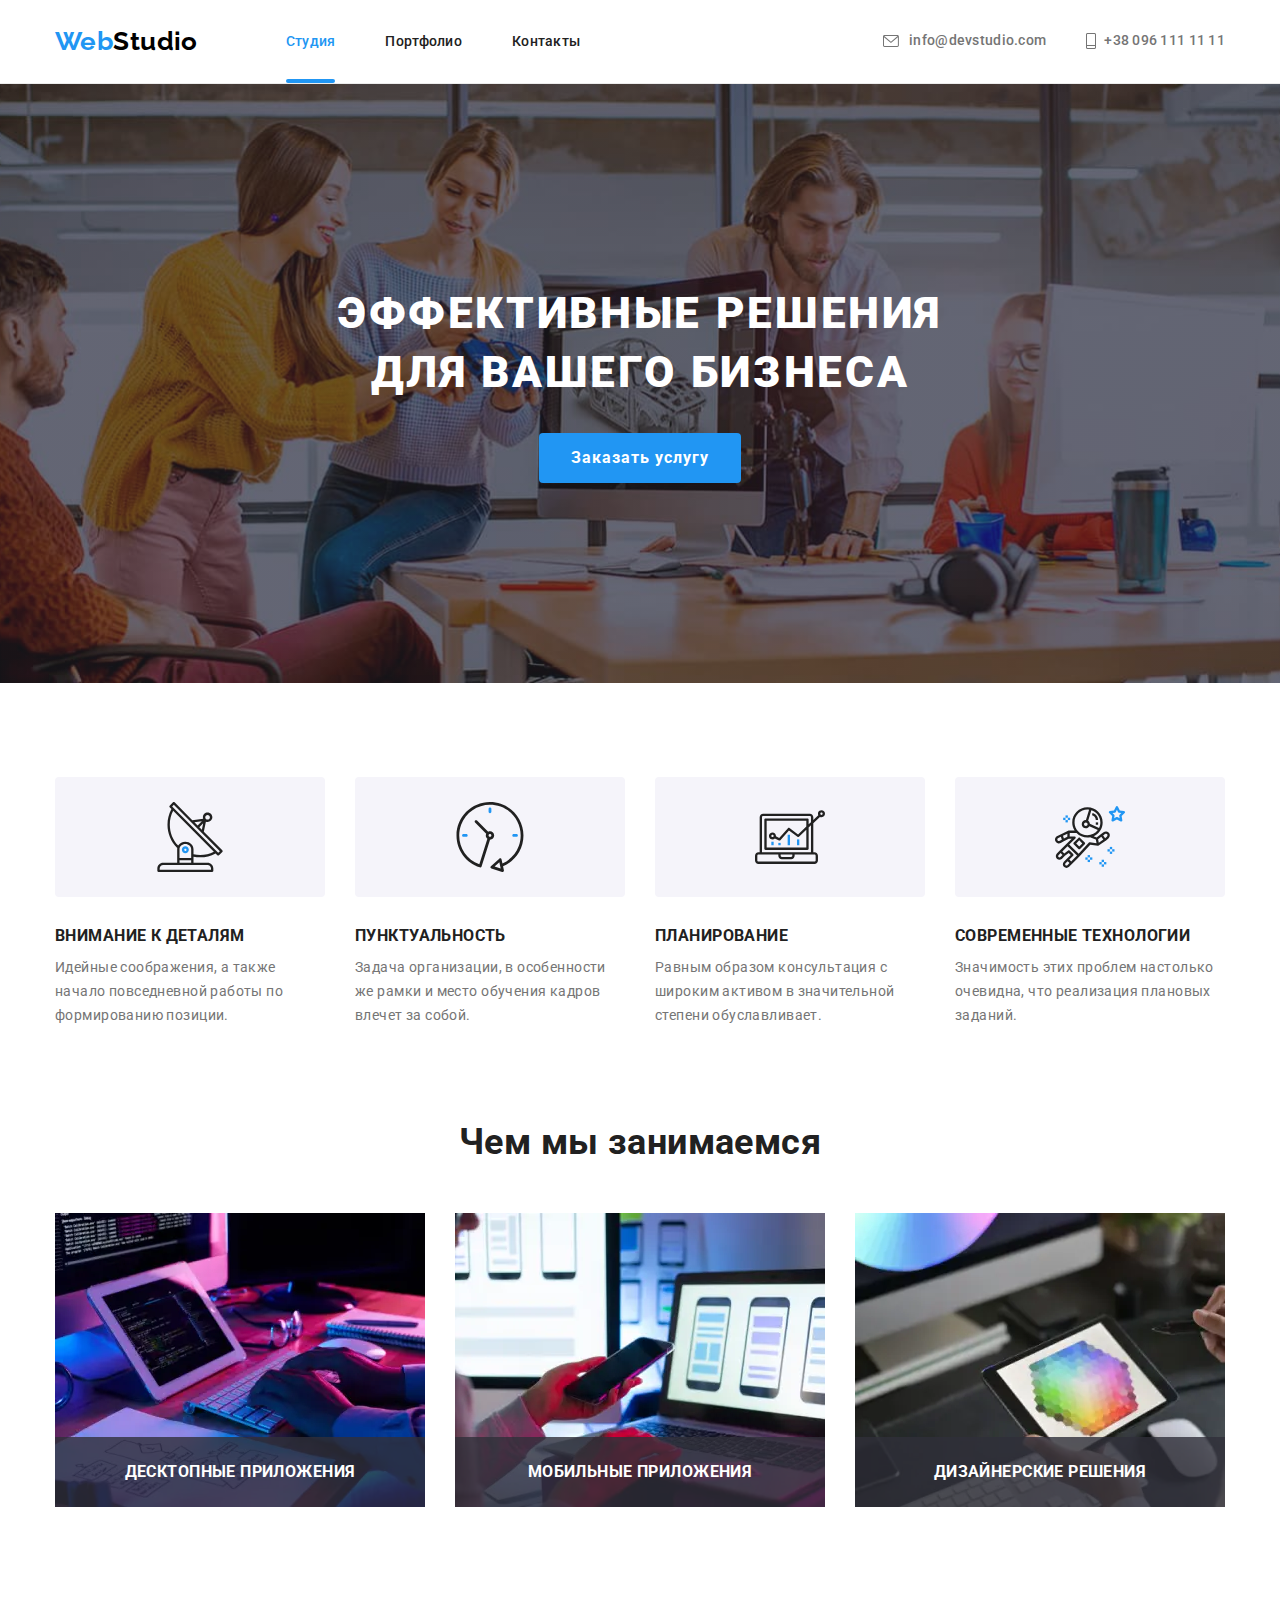
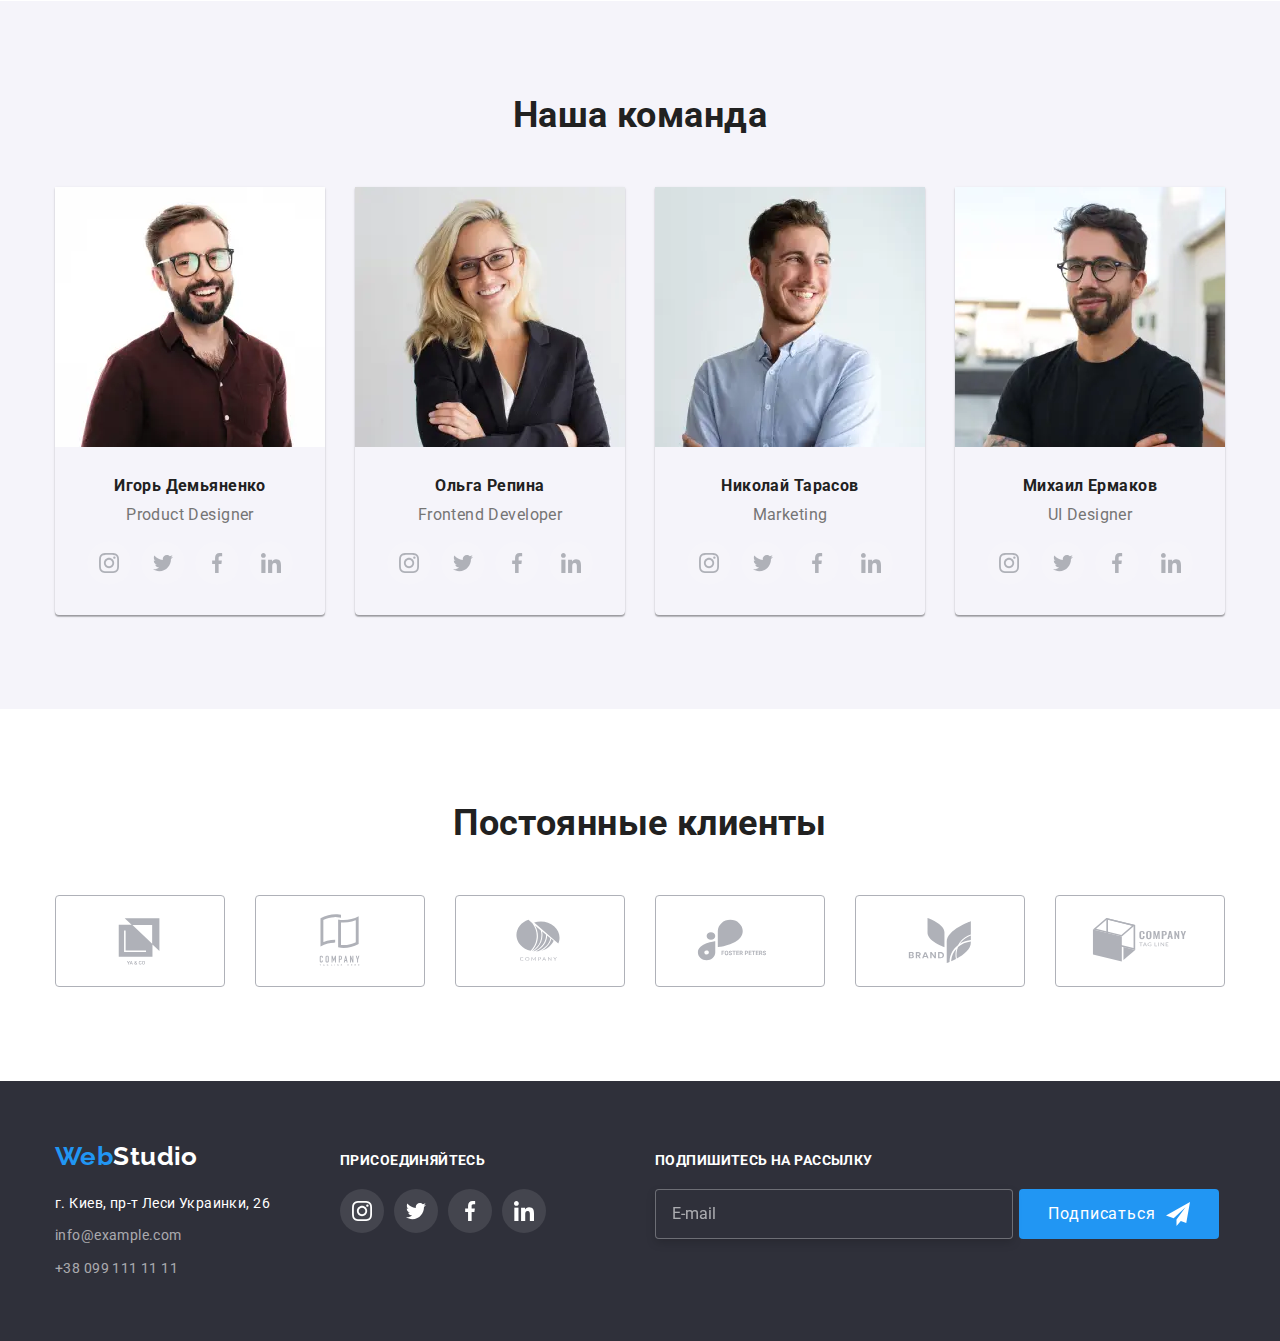
<file: index.html>
<!DOCTYPE html>
<html lang="ru">

<head>
    <meta charset="UTF-8">
    <meta http-equiv="X-UA-Compatible" content="IE=edge">
    <meta name="viewport" content="width=device-width, initial-scale=1.0">
    <title>Web studio 2.1</title>
    <link rel="preconnect" href="https://fonts.gstatic.com">
    <link rel="stylesheet"
        href="https://cdnjs.cloudflare.com/ajax/libs/modern-normalize/1.0.0/modern-normalize.min.css">
    <link
        href="https://fonts.googleapis.com/css2?family=Raleway:wght@700&family=Roboto:wght@400;500;700;900&display=swap"
        rel="stylesheet">
    <link rel="stylesheet" href="./css/main.min.css">
</head>

<body>
    <!--Header-->
    <header class="header">
        <div class="container main-nav">
            <nav class="navigation">
                <a class="logo header__logo logo_text_black link" href="./index.html" lang="en"><span
                        class="logo-first-word">Web</span>Studio</a>
                <ul class="menu header__links-list list">
                    <li class="menu__item">
                        <a class="menu__link link current" href="./index.html">Студия</a>
                    </li>
                    <li class="menu__item">
                        <a class="menu__link link" href="./portfolio.html">Портфолио</a>
                    </li>
                    <li class="menu__item">
                        <a class="menu__link link" href="">Контакты</a>
                    </li>
                </ul>
            </nav>

            <!--BUrger button-->

            <button type="button" class="header__burger-btn" data-menu-button>
                <svg class="header__burger-icon">
                    <use href="./images/sprite.svg#icon-burger"></use>
                </svg>
            </button>

            <!--BUrger button end-->

            <ul class="menu header__contacts list">
                <li class="contacts__item">
                    <a class="menu__contacts link" href="mailto:info@devstudio.com">
                        <svg class="menu__mail-icon">
                            <use href="./images/sprite.svg#icon-mail"></use>
                        </svg>info@devstudio.com
                    </a>
                </li>
                <li class="contacts__item">
                    <a class="menu__contacts link" href="tel:+380961111111">
                        <svg class="menu__phone-icon">
                            <use href="./images/sprite.svg#icon-phone"></use>
                        </svg>+38 096 111 11 11
                    </a>
                </li>
            </ul>
        </div>

        <!--Mobile menu-->

        <div class="mobile-menu" data-menu>
            <div class="container mobile-menu__container">
                <button type="button" class="mobile-menu__close-btn" data-close>
                    <svg class="mobile-menu__close-icn" width="40px" height="40px">
                        <use href="./images/sprite.svg#close-mobile"></use>
                    </svg>
                </button>
                <ul class="mobile-menu__nav list">
                    <li class="mobile-menu__item">
                        <a href="./index.html" class="mobile-menu__link link">Студия</a>
                    </li>
                    <li class="mobile-menu__item">
                        <a href="./portfolio.html" class="mobile-menu__link link">Портфолио</a>
                    </li>
                    <li class="mobile-menu__item">
                        <a href="" class="mobile-menu__link link">Контакты</a>
                    </li>
                </ul>
                <div class="mobile-menu__contacts-container">
                <ul class="mobile-menu__contacts list">
                    <li class="mobile-menu__contacts-item">
                        <a href="tel:+380961111111" class="mobile-menu__tel-link link">+38 096 111 11 11</a>
                    </li>
                    <li class="mobile-menu__contacts-item">
                        <a href="mailto:info@devstudio.com" class="mobile-menu__mail-link link">info@devstudio.com</a>
                    </li>
                </ul>
                <ul class="mobile-menu__socials list">
                    <li class="socials__item">
                        <a href="" class="socials__link link">Inastagram</a>
                    </li>
                    <li class="socials__item">
                        <a href="" class="socials__link link">Facebook</a>
                    </li>
                    <li class="socials__item">
                        <a href="" class="socials__link link">Twitter</a>
                    </li>
                    <li class="socials__item">
                        <a href="" class="socials__link link">LinkedIn</a>
                    </li>
                </ul>
                </div>
            </div>
        </div>

        <!--Mobile menu end-->

    </header>
    <main>

        <!--Hero section-->

        <section class="hero">
            <div class="container">
                <h1 class="hero__title">Эффективные решения для вашего бизнеса</h1>
                <button class="modal-btn" type="button" data-modal-open>Заказать услугу</button>
            </div>
        </section>

        <!--Benefits-->
        <section class="section">
            <div class="container">
                <h2 class="visually-hidden">Приемущества</h2>
                <ul class="benefits-list list">
                    <li class="benefits-list__item">
                        <div class="benefits-list__logo">
                            <svg class="benefits-list__icon">
                                <use href="./images/sprite.svg#icon-antenna"></use>
                            </svg>
                        </div>
                        <h3 class="benefits-list__title">Внимание к деталям</h3>
                        <p class="benefits-list__description">Идейные соображения, а также начало повседневной работы по
                            формированию позиции.</p>
                    </li>
                    <li class="benefits-list__item">
                        <div class="benefits-list__logo">
                            <svg class="benefits-list__icon">
                                <use href="./images/sprite.svg#icon-clock"></use>
                            </svg>
                        </div>
                        <h3 class="benefits-list__title">Пунктуальность</h3>
                        <p class="benefits-list__description">Задача организации, в особенности же рамки и место
                            обучения кадров влечет за собой.</p>
                    </li>
                    <li class="benefits-list__item">
                        <div class="benefits-list__logo">
                            <svg class="benefits-list__icon">
                                <use href="./images/sprite.svg#icon-diagram"></use>
                            </svg>
                        </div>
                        <h3 class="benefits-list__title">Планирование</h3>
                        <p class="benefits-list__description">Равным образом консультация с широким активом в
                            значительной степени обуславливает.</p>
                    </li>
                    <li class="benefits-list__item">
                        <div class="benefits-list__logo">
                            <svg class="benefits-list__icon">
                                <use href="./images/sprite.svg#icon-astronaut"></use>
                            </svg>
                        </div>
                        <h3 class="benefits-list__title">Современные технологии</h3>
                        <p class="benefits-list__description">Значимость этих проблем настолько очевидна, что реализация
                            плановых заданий.</p>
                    </li>
                </ul>
            </div>
        </section>

        <!--What are we doing-->

        <section class="activities">
            <div class="container">
                <h2 class="primary-title">Чем мы занимаемся</h2>
                <ul class="activities-list list">
                    <li class="activities-list__item">
                        <div class="activities-list__thumb">
                            <picture>
                                <source
                                    srcset="./images/activities1-desctop.webp 1x, ./images/activities1-desctop@2x.webp 2x"
                                    media="(min-width: 1200px)" type="image/webp">
                                <source
                                    srcset="./images/activities1-desctop.jpg 1x, ./images/activities1-desctop@2x.jpg 2x"
                                    media="(min-width: 1200px)">
                                <img src="./images/box1.jpg" alt="десктопные приложения">
                            </picture>
                            <h3 class="activities-list__title">Десктопные приложения</h3>
                        </div>
                    </li>
                    <li class="activities-list__item">
                        <div class="activities-list__thumb">
                            <picture>
                                <source
                                    srcset="./images/activities2-desctop.webp 1x, ./images/activities2-desctop@2x.webp 2x"
                                    media="(min-width: 1200px)" type="image/webp">
                                <source
                                    srcset="./images/activities2-desctop.jpg 1x, ./images/activities2-desctop@2x.jpg 2x"
                                    media="(min-width: 1200px)">
                                <img src="./images/box2.jpg" alt="мобильные приложения">
                            </picture>
                            <h3 class="activities-list__title">Мобильные приложения</h3>
                        </div>
                    </li>
                    <li class=" activities-list__item">
                        <div class="activities-list__thumb">
                            <picture>
                                <source
                                    srcset="./images/activities3-desctop.webp 1x, ./images/activities3-desctop@2x.webp 2x"
                                    media="(min-width: 1200px)" type="image/webp">
                                <source
                                    srcset="./images/activities3-desctop.jpg 1x, ./images/activities3-desctop@2x.jpg 2x"
                                    media="(min-width: 1200px)">
                                <img src="./images/box3.jpg" alt="дизайнерские решения">
                            </picture>
                            <h3 class="activities-list__title">Дизайнерские решения</h3>
                        </div>
                    </li>
                </ul>
            </div>
        </section>

        <!--Our team-->


        <section class="team section">
            <div class="container">
                <h2 class="primary-title">Наша команда</h2>
                <ul class="team__list cards-list list">
                    <li class="team__item">
                        <picture>
                            <source srcset="./images/team1-desctop.webp 1x, ./images/team1-desctop@2x.webp 2x"
                                media="(min-width: 1200px)" type="image/webp">
                            <source srcset="./images/team1-desctop.jpg 1x, ./images/team1-desctop@2x.jpg 2x"
                                media="(min-width: 1200px)">
                            <source srcset="./images/team1-tablet.webp 1x, ./images/team1-tablet@2x.webp 2x"
                                media="(min-width: 768px)" type="image/webp">
                            <source srcset="./images/team1-tablet.jpg 1x, ./images/team1-tablet@2x.jpg 2x"
                                media="(min-width: 768px)">
                            <source srcset="./images/team1-mobile.webp 1x, ./images/team1-mobile@2x.webp 2x"
                                 type="image/webp">
                            <source srcset="./images/team1-mobile.jpg 1x, ./images/team1-mobile@2x.jpg 2x"
                                >
                            <img src="./images/img.jpg" alt="продукт менеджер">
                        </picture>
                        <div class="team__text">
                            <h3>Игорь Демьяненко</h3>
                            <p lang="en" class="team__img-description">Product Designer</p>
                            <ul class="social-links-list team__social-list list">
                                <li class="social__item">
                                    <a href="" class="social-link link">
                                        <svg class="social-link__logo team-socials">
                                            <use href="./images/sprite.svg#icon-instagram"></use>
                                        </svg>
                                    </a>
                                </li>
                                <li class="social__item">
                                    <a href="" class="social-link link">
                                        <svg class="social-link__logo team-socials">
                                            <use href="./images/sprite.svg#icon-twitter"></use>
                                        </svg>
                                    </a>
                                </li>
                                <li class="social__item">
                                    <a href="" class="social-link link">
                                        <svg class="social-link__logo team-socials">
                                            <use href="./images/sprite.svg#icon-facebook"></use>
                                        </svg>
                                    </a>
                                </li>
                                <li class="social__item">
                                    <a href="" class="social-link link">
                                        <svg class="social-link__logo team-socials">
                                            <use href="./images/sprite.svg#icon-linkedin"></use>
                                        </svg>
                                    </a>
                                </li>
                            </ul>
                        </div>
                    </li>
                    <li class="team__item">
                        <picture>
                            <source srcset="./images/team2-desctop.webp 1x, ./images/team2-desctop@2x.webp 2x"
                                media="(min-width: 1200px)" type="image/webp">
                            <source srcset="./images/team2-desctop.jpg 1x, ./images/team2-desctop@2x.jpg 2x"
                                media="(min-width: 1200px)">
                            <source srcset="./images/team2-tablet.webp 1x, ./images/team2-tablet@2x.webp 2x"
                                media="(min-width: 768px)" type="image/webp">
                            <source srcset="./images/team2-tablet.jpg 1x, ./images/team2-tablet@2x.jpg 2x"
                                media="(min-width: 768px)">
                            <source srcset="./images/team2-mobile.webp 1x, ./images/team2-mobile@2x.webp 2x"
                                 type="image/webp">
                            <source srcset="./images/team2-mobile.jpg 1x, ./images/team2-mobile@2x.jpg 2x"
                                >
                            <img src="./images/img2.jpg" alt="фронтэнд разрабочтик">
                        </picture>
                        <div class="team__text">
                            <h3>Ольга Репина</h3>
                            <p lang="en" class="team__img-description">Frontend Developer</p>
                            <ul class="social-links-list team__social-list list">
                                <li class="social__item">
                                    <a href="" class="social-link link">
                                        <svg class="social-link__logo team-socials">
                                            <use href="./images/sprite.svg#icon-instagram"></use>
                                        </svg>
                                    </a>
                                </li>
                                <li class="social__item">
                                    <a href="" class="social-link link">
                                        <svg class="social-link__logo team-socials">
                                            <use href="./images/sprite.svg#icon-twitter"></use>
                                        </svg>
                                    </a>
                                </li>
                                <li class="social__item">
                                    <a href="" class="social-link link">
                                        <svg class="social-link__logo team-socials">
                                            <use href="./images/sprite.svg#icon-facebook"></use>
                                        </svg>
                                    </a>
                                </li>
                                <li class="social__item">
                                    <a href="" class="social-link link">
                                        <svg class="social-link__logo team-socials">
                                            <use href="./images/sprite.svg#icon-linkedin"></use>
                                        </svg>
                                    </a>
                                </li>
                            </ul>
                        </div>
                    </li>
                    <li class="team__item">
                        <picture>
                            <source srcset="./images/team3-desctop.webp 1x, ./images/team3-desctop@2x.webp 2x"
                                media="(min-width: 1200px)" type="image/webp">
                            <source srcset="./images/team3-desctop.jpg 1x, ./images/team3-desctop@2x.jpg 2x"
                                media="(min-width: 1200px)">
                            <source srcset="./images/team3-tablet.webp 1x, ./images/team3-tablet@2x.webp 2x"
                                media="(min-width: 768px)" type="image/webp">
                            <source srcset="./images/team3-tablet.jpg 1x, ./images/team3-tablet@2x.jpg 2x"
                                media="(min-width: 768px)">
                            <source srcset="./images/team3-mobile.webp 1x, ./images/team3-mobile@2x.webp 2x"
                                 type="image/webp">
                            <source srcset="./images/team3-mobile.jpg 1x, ./images/team3-mobile@2x.jpg 2x"
                                >
                            <img src="./images/img3.jpg" alt="маркетолог">
                        </picture>
                        <div class="team__text">
                            <h3>Николай Тарасов</h3>
                            <p lang="en" class="team__img-description">Marketing</p>
                            <ul class="social-links-list team__social-list list">
                                <li class="social__item">
                                    <a href="" class="social-link link">
                                        <svg class="social-link__logo team-socials">
                                            <use href="./images/sprite.svg#icon-instagram"></use>
                                        </svg>
                                    </a>
                                </li>
                                <li class="social__item">
                                    <a href="" class="social-link link">
                                        <svg class="social-link__logo team-socials">
                                            <use href="./images/sprite.svg#icon-twitter"></use>
                                        </svg>
                                    </a>
                                </li>
                                <li class="social__item">
                                    <a href="" class="social-link link">
                                        <svg class="social-link__logo team-socials">
                                            <use href="./images/sprite.svg#icon-facebook"></use>
                                        </svg>
                                    </a>
                                </li>
                                <li class="social__item">
                                    <a href="" class="social-link link">
                                        <svg class="social-link__logo team-socials">
                                            <use href="./images/sprite.svg#icon-linkedin"></use>
                                        </svg>
                                    </a>
                                </li>
                            </ul>
                        </div>
                    </li>
                    <li class="team__item">
                        <picture>
                            <source srcset="./images/team4-desctop.webp 1x, ./images/team4-desctop@2x.webp 2x"
                                media="(min-width: 1200px)" type="image/webp">
                            <source srcset="./images/team4-desctop.jpg 1x, ./images/team4-desctop@2x.jpg 2x"
                                media="(min-width: 1200px)">
                            <source srcset="./images/team4-tablet.webp 1x, ./images/team4-tablet@2x.webp 2x"
                                media="(min-width: 768px)" type="image/webp">
                            <source srcset="./images/team4-tablet.jpg 1x, ./images/team4-tablet@2x.jpg 2x"
                                media="(min-width: 768px)">
                            <source srcset="./images/team4-mobile.webp 1x, ./images/team4-mobile@2x.webp 2x"
                                 type="image/webp">
                            <source srcset="./images/team4-mobile.jpg 1x, ./images/team4-mobile@2x.jpg 2x"
                                >
                            <img src="./images/img4.jpg" alt="дизайнер">
                        </picture>
                        <div class="team__text">
                            <h3>Михаил Ермаков</h3>
                            <p lang="en" class="team__img-description">UI Designer</p>
                            <ul class="social-links-list team__social-list list">
                                <li class="social__item">
                                    <a href="" class="social-link link">
                                        <svg class="social-link__logo team-socials">
                                            <use href="./images/sprite.svg#icon-instagram"></use>
                                        </svg>
                                    </a>
                                </li>
                                <li class="social__item">
                                    <a href="" class="social-link link">
                                        <svg class="social-link__logo team-socials">
                                            <use href="./images/sprite.svg#icon-twitter"></use>
                                        </svg>
                                    </a>
                                </li>
                                <li class="social__item">
                                    <a href="" class="social-link link">
                                        <svg class="social-link__logo team-socials">
                                            <use href="./images/sprite.svg#icon-facebook"></use>
                                        </svg>
                                    </a>
                                </li>
                                <li class="social__item">
                                    <a href="" class="social-link link">
                                        <svg class="social-link__logo team-socials">
                                            <use href="./images/sprite.svg#icon-linkedin"></use>
                                        </svg>
                                    </a>
                                </li>
                            </ul>
                        </div>
                    </li>
                </ul>
            </div>
        </section>
        <section class="clients section">
            <div class="container">
                <h2 class="primary-title">Постоянные клиенты</h2>
                <ul class="clients-list list">
                    <li class="clients-list__item">
                        <a class="clients-link link" href="">
                            <svg class="clients-link__icon">
                                <use href="./images/sprite.svg#icon-logo"></use>
                            </svg>
                        </a>
                    </li>
                    <li class="clients-list__item">
                        <a class="clients-link link" href="">
                            <svg class="clients-link__icon">
                                <use href="./images/sprite.svg#icon-logo1"></use>
                            </svg>
                        </a>
                    </li>
                    <li class="clients-list__item">
                        <a class="clients-link link" href="">
                            <svg class="clients-link__icon">
                                <use href="./images/sprite.svg#icon-logo2"></use>
                            </svg>
                        </a>
                    </li>
                    <li class="clients-list__item">
                        <a class="clients-link link" href="">
                            <svg class="clients-link__icon">
                                <use href="./images/sprite.svg#icon-logo3"></use>
                            </svg>
                        </a>
                    </li>
                    <li class="clients-list__item">
                        <a class="clients-link link" href="">
                            <svg class="clients-link__icon">
                                <use href="./images/sprite.svg#icon-logo4"></use>
                            </svg>
                        </a>
                    </li>
                    <li class="clients-list__item">
                        <a class="clients-link link" href="">
                            <svg class="clients-link__icon">
                                <use href="./images/sprite.svg#icon-logo5"></use>
                            </svg>
                        </a>
                    </li>
                </ul>
            </div>
        </section>
    </main>
    <!--Footer-->
    <footer class="footer-section">
        <div class="container footer-info">
            <div class="adress-section">
                <a class="logo logo_text_white link" href="" lang="en"><span
                        class="logo-first-word">Web</span>Studio</a>
                <address class="btm-adress">
                    <ul class="adress-list list">
                        <li class="adress-list__item">
                            <a class="adress-list__link adress-list__link_text_white link"
                                href="https://goo.gl/maps/AmAYkSaGQBM4U7Ya8" target="_blank"
                                rel="noopener no referrer">г. Киев, пр-т Леси
                                Украинки, 26</a>
                        </li>
                        <li class="adress-list__item">
                            <a class="adress-list__link adress-list__link_text_grey link"
                                href="mailto:info@example.com">info@example.com</a>
                        </li>
                        <li class="adress-list__item">
                            <a class="adress-list__link adress-list__link_text_grey link" href="tel:+380991111111">+38
                                099 111 11 11</a>
                        </li>
                    </ul>
                </address>
            </div>
            <div class="footer__social">
                <section class="social-list">
                    <h2 class="social-links-title">Присоединяйтесь</h2>
                    <ul class="footer__social-list social-links-list list">
                        <li class="social__item">
                            <a href="" class="social-link link">
                                <svg class="social-link__logo footer-socials">
                                    <use href="./images/sprite.svg#icon-instagram"></use>
                                </svg>
                            </a>
                        </li>
                        <li class="social__item">
                            <a href="" class="social-link link">
                                <svg class="social-link__logo footer-socials">
                                    <use href="./images/sprite.svg#icon-twitter"></use>
                                </svg>
                            </a>
                        </li>
                        <li class="social__item">
                            <a href="" class="social-link link">
                                <svg class="social-link__logo footer-socials">
                                    <use href="./images/sprite.svg#icon-facebook"></use>
                                </svg>
                            </a>
                        </li>
                        <li class="social__item">
                            <a href="" class="social-link link">
                                <svg class="social-link__logo footer-socials">
                                    <use href="./images/sprite.svg#icon-linkedin"></use>
                                </svg>
                            </a>
                        </li>
                    </ul>
                </section>
            </div>
            <form class="footer__subscription subscription-form">
                <h2 class="social-links-title">Подпишитесь на рассылку</h2>
                <div class="subscription-field">
                    <label>
                        <input name="user-subscription-mail" class="subscription-mail" type="email" placeholder="E-mail"
                            required>
                    </label>
                    <button type="submit" class="subscription-btn">Подписаться
                        <svg class="telegram-logo">
                            <use href="./images/sprite.svg#icon-send"></use>
                        </svg>
                    </button>
                </div>
            </form>
        </div>
        <div class="backdrop is-hidden" data-modal>
            <div class="modal">
                <button type="button" class="close-button" data-modal-close>
                    <svg class="icon-close">
                        <use href="./images/sprite.svg#icon-close"></use>
                    </svg>
                </button>
                <form action="#" class="modal-form">
                    <p class="modal-form-head">Оставьте свои данные, мы вам перезвоним</p>
                    <label class="modal-form-field">
                        Имя
                        <span class="modal-form-input-wrapper">
                            <input name="user-name" type="text" class="modal-form-input" minlength="2" required>
                            <svg class="modal-form-icon">
                                <use href="./images/sprite.svg#icon-person"></use>
                            </svg>
                        </span>
                    </label>
                    <label class="modal-form-field">
                        Телефон
                        <span class="modal-form-input-wrapper">
                            <input name="user-phone" type="tel" class="modal-form-input"
                                pattern="[0-9]{3}-[0-9]{3}-[0-9]{2}-[0-9]{2}" title="099-999-99-99" required>
                            <svg class="modal-form-icon">
                                <use href="./images/sprite.svg#icon-tel"></use>
                            </svg>
                        </span>
                    </label>
                    <label class="modal-form-field">
                        Почта
                        <span class="modal-form-input-wrapper">
                            <input name="user-mail" type="email" class="modal-form-input" required>
                            <svg class="modal-form-icon">
                                <use href="./images/sprite.svg#icon-email"></use>
                            </svg>
                        </span>
                    </label>
                    <label class="modal-form-field">
                        Комментарий
                        <textarea name="user-cooments" class="modal-form-comments"
                            placeholder="Введите текст"></textarea>
                    </label>
                    <label class="modal-form-checkbox-policy">
                        <input name="user-policy" type="checkbox" class="modal-form-checkbox visually-hidden" id="checkbox-policy" required>
                        <svg class="checkbox-icon">
                            <use href="./images/sprite.svg#icon-vector"></use>
                        </svg>
                        Соглашаюсь с рассылкой и
                        принимаю&#160; <a href="" class="modal-form-policy-link">Условия договора</a></label>

                    <button type="submit" class="modal-form-btn">Отправить</button>

                </form>
            </div>
        </div>
    </footer>
    <script src="menu.js"></script>
    <script src="modal.js"></script>
</body>
</file>
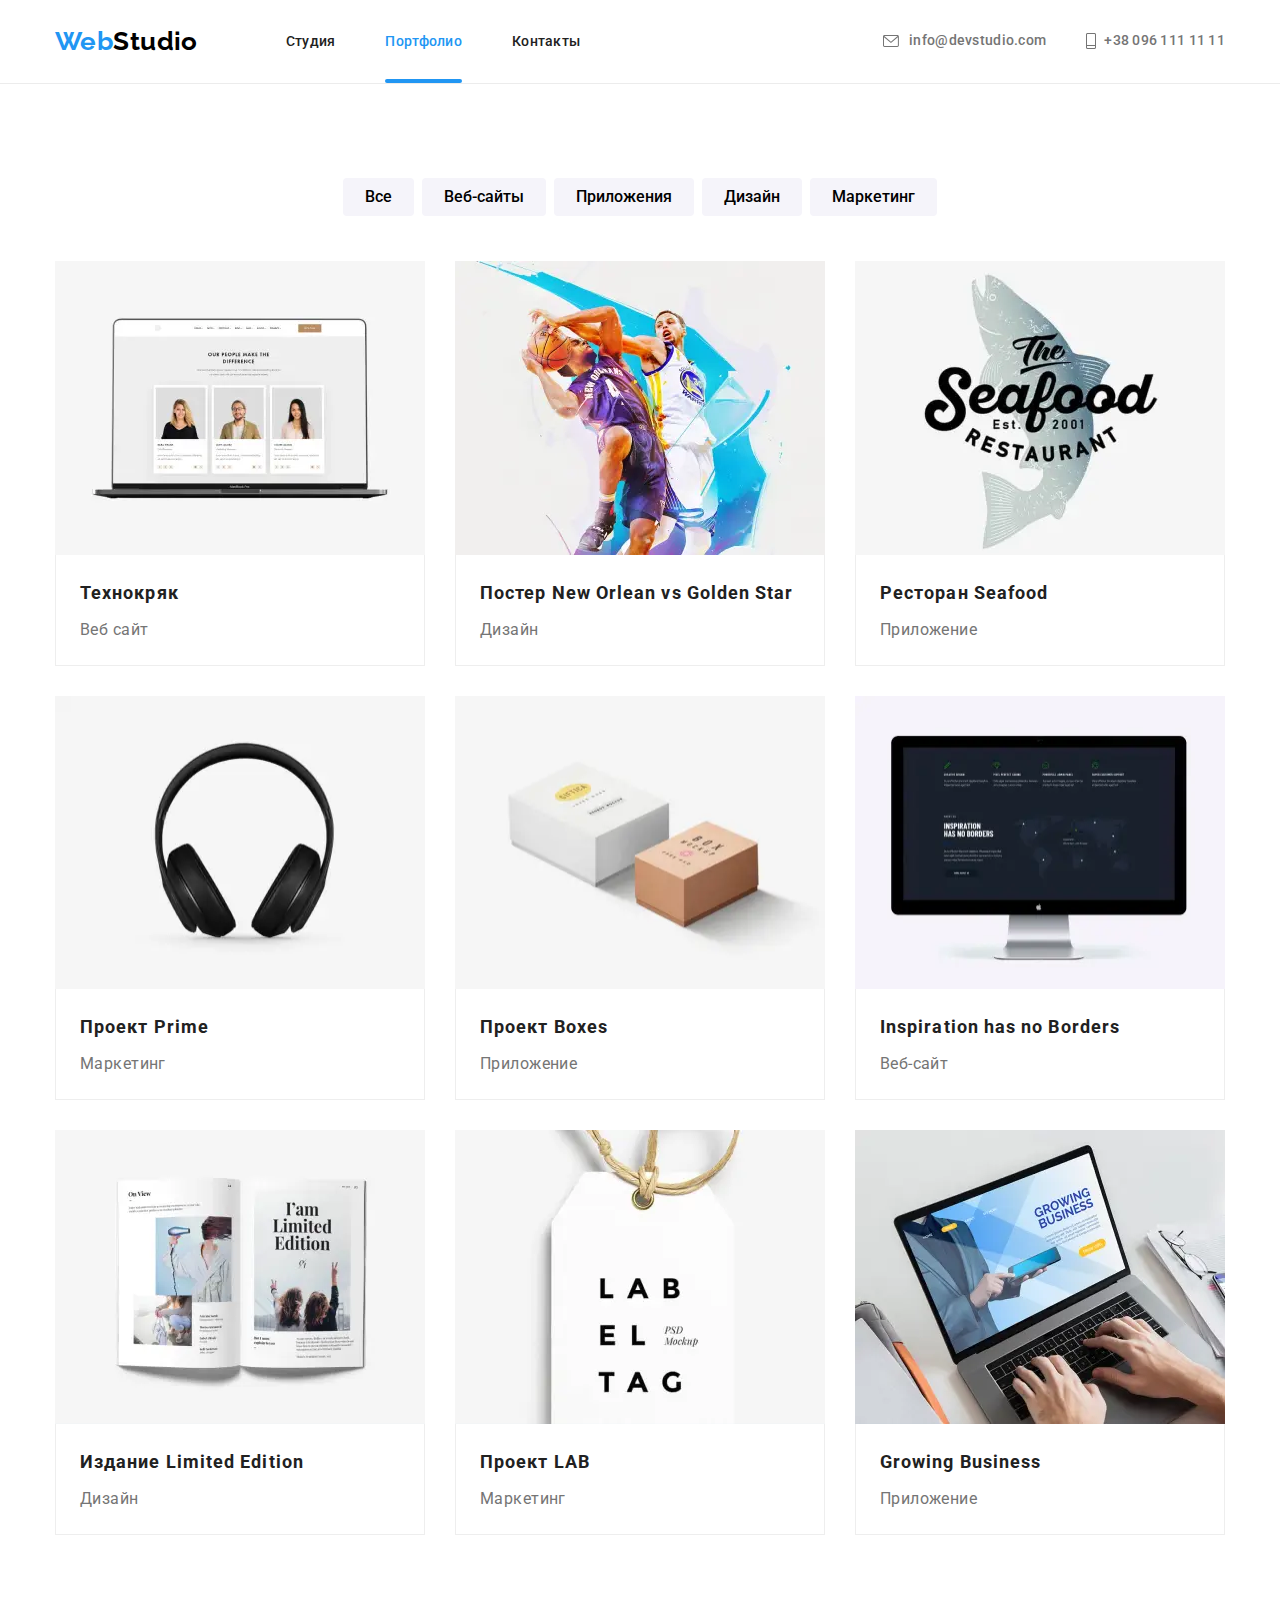
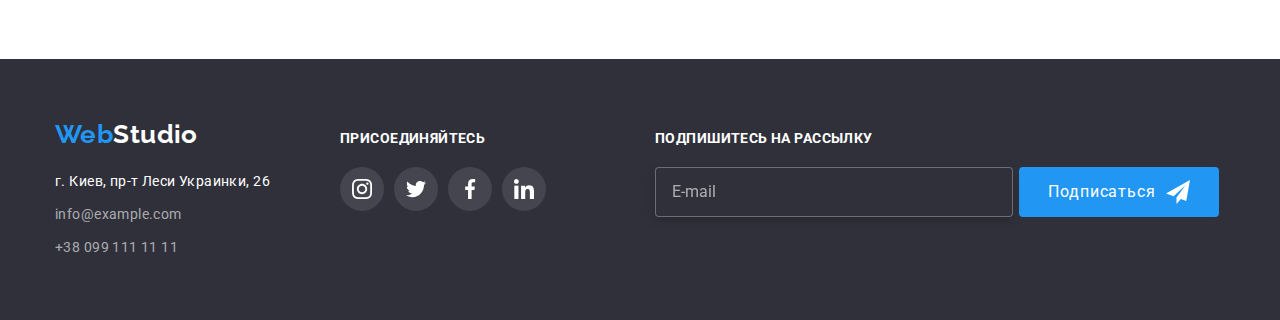
<file: portfolio.html>
<!DOCTYPE html>
<html lang="ru">

<head>
    <meta charset="UTF-8">
    <meta http-equiv="X-UA-Compatible" content="IE=edge">
    <meta name="viewport" content="width=device-width, initial-scale=1.0">
    <title>Web studio 2.1</title>
    <link rel="preconnect" href="https://fonts.gstatic.com">
    <link rel="stylesheet"
        href="https://cdnjs.cloudflare.com/ajax/libs/modern-normalize/1.0.0/modern-normalize.min.css">
    <link
        href="https://fonts.googleapis.com/css2?family=Raleway:wght@700&family=Roboto:wght@400;500;700;900&display=swap"
        rel="stylesheet">
    <link rel="stylesheet" href="./css/main.min.css">
</head>

<body>
    <!--Header-->
    <header class="header">
        <div class="container main-nav">
            <nav class="navigation">
                <a class="logo header__logo logo_text_black link" href="./index.html" lang="en"><span
                        class="logo-first-word">Web</span>Studio</a>
                <ul class="menu header__links-list list">
                    <li class="menu__item">
                        <a class="menu__link link" href="./index.html">Студия</a>
                    </li>
                    <li class="menu__item">
                        <a class="menu__link link current" href="./portfolio.html">Портфолио</a>
                    </li>
                    <li class="menu__item">
                        <a class="menu__link link" href="">Контакты</a>
                    </li>
                </ul>
            </nav>
    
            <!--BUrger button-->
    
            <button type="button" class="header__burger-btn" data-menu-button>
                <svg class="header__burger-icon">
                    <use href="./images/sprite.svg#icon-burger"></use>
                </svg>
            </button>
    
            <!--BUrger button end-->
    
            <ul class="menu header__contacts list">
                <li class="contacts__item">
                    <a class="menu__contacts link" href="mailto:info@devstudio.com">
                        <svg class="menu__mail-icon">
                            <use href="./images/sprite.svg#icon-mail"></use>
                        </svg>info@devstudio.com
                    </a>
                </li>
                <li class="contacts__item">
                    <a class="menu__contacts link" href="tel:+380961111111">
                        <svg class="menu__phone-icon">
                            <use href="./images/sprite.svg#icon-phone"></use>
                        </svg>+38 096 111 11 11
                    </a>
                </li>
            </ul>
        </div>
    
        <!--Mobile menu-->
    
        <div class="mobile-menu" data-menu>
            <div class="container mobile-menu__container">
                <button type="button" class="mobile-menu__close-btn" data-close>
                    <svg class="mobile-menu__close-icn" width="40px" height="40px">
                        <use href="./images/sprite.svg#close-mobile"></use>
                    </svg>
                </button>
                <ul class="mobile-menu__nav list">
                    <li class="mobile-menu__item">
                        <a href="/index.html" class="mobile-menu__link link">Студия</a>
                    </li>
                    <li class="mobile-menu__item">
                        <a href="/portfolio.html" class="mobile-menu__link link">Портфолио</a>
                    </li>
                    <li class="mobile-menu__item">
                        <a href="" class="mobile-menu__link link">Контакты</a>
                    </li>
                </ul>
                <div class="mobile-menu__contacts-container">
                    <ul class="mobile-menu__contacts list">
                        <li class="mobile-menu__contacts-item">
                            <a href="tel:+380961111111" class="mobile-menu__tel-link link">+38 096 111 11 11</a>
                        </li>
                        <li class="mobile-menu__contacts-item">
                            <a href="mailto:info@devstudio.com" class="mobile-menu__mail-link link">info@devstudio.com</a>
                        </li>
                    </ul>
                    <ul class="mobile-menu__socials list">
                        <li class="socials__item">
                            <a href="" class="socials__link link">Inastagram</a>
                        </li>
                        <li class="socials__item">
                            <a href="" class="socials__link link">Facebook</a>
                        </li>
                        <li class="socials__item">
                            <a href="" class="socials__link link">Twitter</a>
                        </li>
                        <li class="socials__item">
                            <a href="" class="socials__link link">LinkedIn</a>
                        </li>
                    </ul>
                </div>
            </div>
        </div>
    
        <!--Mobile menu end-->
    
    </header>
    <!--Main content-->

    <main class="section">
        <div class="container">
            <h1 class="visually-hidden">Фильтры</h1>
            <ul class="filters-list list">
                <li class="filters-item">
                    <button class="nav-btn" type="button">
                        Все
                    </button>
                </li>
                <li class="filters-item">
                    <button class="nav-btn" type="button">
                        Веб-сайты
                    </button>
                </li>
                <li class="filters-item">
                    <button class="nav-btn" type="button">
                        Приложения
                    </button>
                </li>
                <li class="filters-item">
                    <button class="nav-btn" type="button">
                        Дизайн
                    </button>
                </li>
                <li class="filters-item">
                    <button class="nav-btn" type="button">
                        Маркетинг
                    </button>
                </li>
            </ul>

            <h2 hidden>Список работ</h2>
            <ul class="products-list cards-list list">
                <li class="products-list__item">
                    <a class="cards-link link" href="">
                        <div class="portfolio-thumb">
                            <picture>
                                <source
                                    srcset="./images/portfolio1-desctop.webp 1x, ./images/portfolio1-desctop@2x.webp 2x"
                                    media="(min-width: 1200px)" type="image/webp">
                                <source srcset="./images/portfolio1-desctop.jpg 1x, ./images/portfolio1-desctop@2x.jpg 2x"
                                    media="(min-width: 1200px)">
                                <source srcset="./images/portfolio1-tablet.webp 1x, ./images/portfolio1-tablet@2x.webp 2x"
                                    media="(min-width: 768px)" type="image/webp">
                                <source srcset="./images/portfolio1-tablet.jpg 1x, ./images/portfolio1-tablet@2x.jpg 2x"
                                    media="(min-width: 768px)">
                                <source srcset="./images/portfolio1-mobile.webp 1x, ./images/portfolio1-mobile@2x.webp 2x"
                                     type="image/webp">
                                <source srcset="./images/portfolio1-mobile.jpg 1x, ./images/portfolio1-mobile@2x.jpg 2x"
                                    >
                                <img src="./images/example.jpg" alt="ноутбук с изображением профилей">
                            </picture>
                            <p class="title-description">Технокряк это современная площадка распространения
                                коронавируса. Компании используют эту платформу для цифрового
                                шпионажа и атак на защищённые сервера конкурентов.</p>
                        </div>
                        <div class="cards-text">
                            <h3 class="portfolio-titles">Технокряк</h3>
                            <p class="cards-description">Веб сайт</p>
                        </div>
                    </a>
                </li>
                <li class="products-list__item">
                    <a class="cards-link link" href="">
                        <div class="portfolio-thumb">
                            <picture>
                                <source
                                    srcset="./images/portfolio2-desctop.webp 1x, ./images/portfolio2-desctop@2x.webp 2x"
                                    media="(min-width: 1200px)" type="image/webp">
                                <source srcset="./images/portfolio2-desctop.jpg 1x, ./images/portfolio2-desctop@2x.jpg 2x"
                                    media="(min-width: 1200px)">
                                <source srcset="./images/portfolio2-tablet.webp 1x, ./images/portfolio2-tablet@2x.webp 2x"
                                    media="(min-width: 768px)" type="image/webp">
                                <source srcset="./images/portfolio2-tablet.jpg 1x, ./images/portfolio2-tablet@2x.jpg 2x"
                                    media="(min-width: 768px)">
                                <source srcset="./images/portfolio2-mobile.webp 1x, ./images/portfolio2-mobile@2x.webp 2x"
                                     type="image/webp">
                                <source srcset="./images/portfolio2-mobile.jpg 1x, ./images/portfolio2-mobile@2x.jpg 2x"
                                    >
                                <img src="./images/example1.jpg" alt="постер с двумя баскетболистами борящимися за мяч">
                            </picture>
                            <p class="title-description"></p>
                        </div>
                        <div class="cards-text">
                            <h3 class="portfolio-titles">Постер <span lang="en">New Orlean vs Golden Star</span></h3>
                            <p class="cards-description">Дизайн</p>
                        </div>
                    </a>
                </li>
                <li class="products-list__item">
                    <a class="cards-link link" href="">
                        <div class="portfolio-thumb">
                            <picture>
                                <source
                                    srcset="./images/portfolio3-desctop.webp 1x, ./images/portfolio3-desctop@2x.webp 2x"
                                    media="(min-width: 1200px)" type="image/webp">
                                <source srcset="./images/portfolio3-desctop.jpg 1x, ./images/portfolio3-desctop@2x.jpg 2x"
                                    media="(min-width: 1200px)">
                                <source srcset="./images/portfolio3-tablet.webp 1x, ./images/portfolio3-tablet@2x.webp 2x"
                                    media="(min-width: 768px)" type="image/webp">
                                <source srcset="./images/portfolio3-tablet.jpg 1x, ./images/portfolio3-tablet@2x.jpg 2x"
                                    media="(min-width: 768px)">
                                <source srcset="./images/portfolio3-mobile.webp 1x, ./images/portfolio3-mobile@2x.webp 2x"
                                     type="image/webp">
                                <source srcset="./images/portfolio3-mobile.jpg 1x, ./images/portfolio3-mobile@2x.jpg 2x"
                                    >
                                <img src="./images/example2.jpg" alt="логотип ресторана морской еды">
                            </picture>
                            <p class="title-description"></p>
                        </div>
                        <div class="cards-text">
                            <h3 class="portfolio-titles">Ресторан <span lang="en">Seafood</span></h3>
                            <p class="cards-description">Приложение</p>
                        </div>
                    </a>
                </li>
                <li class="products-list__item">
                    <a class="cards-link link" href="">
                        <div class="portfolio-thumb">
                            <picture>
                                <source
                                    srcset="./images/portfolio4-desctop.webp 1x, ./images/portfolio4-desctop@2x.webp 2x"
                                    media="(min-width: 1200px)" type="image/webp">
                                <source srcset="./images/portfolio4-desctop.jpg 1x, ./images/portfolio4-desctop@2x.jpg 2x"
                                    media="(min-width: 1200px)">
                                <source srcset="./images/portfolio4-tablet.webp 1x, ./images/portfolio4-tablet@2x.webp 2x"
                                    media="(min-width: 768px)" type="image/webp">
                                <source srcset="./images/portfolio4-tablet.jpg 1x, ./images/portfolio4-tablet@2x.jpg 2x"
                                    media="(min-width: 768px)">
                                <source srcset="./images/portfolio4-mobile.webp 1x, ./images/portfolio4-mobile@2x.webp 2x"
                                     type="image/webp">
                                <source srcset="./images/portfolio4-mobile.jpg 1x, ./images/portfolio4-mobile@2x.jpg 2x"
                                    >
                                <img src="./images/example3.jpg" alt="закрытые наушники черного цвета">
                            </picture>
                            <p class="title-description"></p>
                        </div>
                        <div class="cards-text">
                            <h3 class="portfolio-titles">Проект <span lang="en">Prime</span></h3>
                            <p class="cards-description">Маркетинг</p>
                        </div>
                    </a>
                </li>
                <li class="products-list__item">
                    <a class="cards-link link" href="">
                        <div class="portfolio-thumb">
                            <picture>
                                <source
                                    srcset="./images/portfolio5-desctop.webp 1x, ./images/portfolio5-desctop@2x.webp 2x"
                                    media="(min-width: 1200px)" type="image/webp">
                                <source srcset="./images/portfolio5-desctop.jpg 1x, ./images/portfolio5-desctop@2x.jpg 2x"
                                    media="(min-width: 1200px)">
                                <source srcset="./images/portfolio5-tablet.webp 1x, ./images/portfolio5-tablet@2x.webp 2x"
                                    media="(min-width: 768px)" type="image/webp">
                                <source srcset="./images/portfolio5-tablet.jpg 1x, ./images/portfolio5-tablet@2x.jpg 2x"
                                    media="(min-width: 768px)">
                                <source srcset="./images/portfolio5-mobile.webp 1x, ./images/portfolio5-mobile@2x.webp 2x"
                                     type="image/webp">
                                <source srcset="./images/portfolio5-mobile.jpg 1x, ./images/portfolio5-mobile@2x.jpg 2x"
                                    >
                                <img src="./images/example4.jpg" alt="белая и коричневая коробочки">
                            </picture>
                            <p class="title-description"></p>
                        </div>
                        <div class="cards-text">
                            <h3 class="portfolio-titles">Проект <span lang="en">Boxes</span></h3>
                            <p class="cards-description">Приложение</p>
                        </div>
                    </a>
                </li>
                <li class="products-list__item">
                    <a class="cards-link link" href="">
                        <div class="portfolio-thumb">
                            <picture>
                                <source
                                    srcset="./images/portfolio6-desctop.webp 1x, ./images/portfolio6-desctop@2x.webp 2x"
                                    media="(min-width: 1200px)" type="image/webp">
                                <source srcset="./images/portfolio6-desctop.jpg 1x, ./images/portfolio6-desctop@2x.jpg 2x"
                                    media="(min-width: 1200px)">
                                <source srcset="./images/portfolio6-tablet.webp 1x, ./images/portfolio6-tablet@2x.webp 2x"
                                    media="(min-width: 768px)" type="image/webp">
                                <source srcset="./images/portfolio6-tablet.jpg 1x, ./images/portfolio6-tablet@2x.jpg 2x"
                                    media="(min-width: 768px)">
                                <source srcset="./images/portfolio6-mobile.webp 1x, ./images/portfolio6-mobile@2x.webp 2x"
                                     type="image/webp">
                                <source srcset="./images/portfolio6-mobile.jpg 1x, ./images/portfolio6-mobile@2x.jpg 2x"
                                    >
                                <img src="./images/example5.jpg" alt="экран монитора с картой мира">
                            </picture>
                            <p class="title-description"></p>
                        </div>
                        <div class="cards-text">
                            <h3 class="portfolio-titles" lang="en">Inspiration has no Borders</h3>
                            <p class="cards-description">Веб-сайт</p>
                        </div>
                    </a>
                </li>
                <li class="products-list__item">
                    <a class="cards-link link" href="">
                        <div class="portfolio-thumb">
                            <picture>
                                <source
                                    srcset="./images/portfolio7-desctop.webp 1x, ./images/portfolio7-desctop@2x.webp 2x"
                                    media="(min-width: 1200px)" type="image/webp">
                                <source srcset="./images/portfolio7-desctop.jpg 1x, ./images/portfolio7-desctop@2x.jpg 2x"
                                    media="(min-width: 1200px)">
                                <source srcset="./images/portfolio7-tablet.webp 1x, ./images/portfolio7-tablet@2x.webp 2x"
                                    media="(min-width: 768px)" type="image/webp">
                                <source srcset="./images/portfolio7-tablet.jpg 1x, ./images/portfolio7-tablet@2x.jpg 2x"
                                    media="(min-width: 768px)">
                                <source srcset="./images/portfolio7-mobile.webp 1x, ./images/portfolio7-mobile@2x.webp 2x"
                                     type="image/webp">
                                <source srcset="./images/portfolio7-mobile.jpg 1x, ./images/portfolio7-mobile@2x.jpg 2x"
                                    >
                                <img src="./images/example6.jpg" alt="книга с картинками">
                            </picture>
                            <p class="title-description"></p>
                        </div>
                        <div class="cards-text">
                            <h3 class="portfolio-titles">Издание <span lang="en">Limited Edition</span></h3>
                            <p class="cards-description">Дизайн</p>
                        </div>
                    </a>
                </li>
                <li class="products-list__item">
                    <a class="cards-link link" href="">
                        <div class="portfolio-thumb">
                            <picture>
                                <source
                                    srcset="./images/portfolio8-desctop.webp 1x, ./images/portfolio8-desctop@2x.webp 2x"
                                    media="(min-width: 1200px)" type="image/webp">
                                <source srcset="./images/portfolio8-desctop.jpg 1x, ./images/portfolio8-desctop@2x.jpg 2x"
                                    media="(min-width: 1200px)">
                                <source srcset="./images/portfolio8-tablet.webp 1x, ./images/portfolio8-tablet@2x.webp 2x"
                                    media="(min-width: 768px)" type="image/webp">
                                <source srcset="./images/portfolio8-tablet.jpg 1x, ./images/portfolio8-tablet@2x.jpg 2x"
                                    media="(min-width: 768px)">
                                <source srcset="./images/portfolio8-mobile.webp 1x, ./images/portfolio8-mobile@2x.webp 2x"
                                     type="image/webp">
                                <source srcset="./images/portfolio8-mobile.jpg 1x, ./images/portfolio8-mobile@2x.jpg 2x"
                                    >
                                <img src="./images/example7.jpg" alt="бирка на нитке">
                            </picture>
                            <p class="title-description"></p>
                        </div>
                        <div class="cards-text">
                            <h3 class="portfolio-titles">Проект <span lang="en">LAB</span></h3>
                            <p class="cards-description">Маркетинг</p>
                        </div>
                    </a>
                </li>
                <li class="products-list__item">
                    <a class="cards-link link" href="">
                        <div class="portfolio-thumb">
                            <picture>
                                <source
                                    srcset="./images/portfolio9-desctop.webp 1x, ./images/portfolio9-desctop@2x.webp 2x"
                                    media="(min-width: 1200px)" type="image/webp">
                                <source srcset="./images/portfolio9-desctop.jpg 1x, ./images/portfolio9-desctop@2x.jpg 2x"
                                    media="(min-width: 1200px)">
                                <source srcset="./images/portfolio9-tablet.webp 1x, ./images/portfolio9-tablet@2x.webp 2x"
                                    media="(min-width: 768px)" type="image/webp">
                                <source srcset="./images/portfolio9-tablet.jpg 1x, ./images/portfolio9-tablet@2x.jpg 2x"
                                    media="(min-width: 768px)">
                                <source srcset="./images/portfolio9-mobile.webp 1x, ./images/portfolio9-mobile@2x.webp 2x"
                                     type="image/webp">
                                <source srcset="./images/portfolio9-mobile.jpg 1x, ./images/portfolio9-mobile@2x.jpg 2x"
                                    >
                                <img src="./images/example8.jpg" alt="печаиающий на клавиатуре ноутбука человек">
                            </picture>
                            <p class="title-description"></p>
                        </div>
                        <div class="cards-text">
                            <h3 class="portfolio-titles" lang="en">Growing Business</h3>
                            <p class="cards-description">Приложение</p>
                        </div>
                    </a>
                </li>
            </ul>
        </div>
    </main>

    <!--Footer-->

    <footer class="footer-section">
        <div class="container footer-info">
            <div class="adress-section">
                <a class="logo logo_text_white link" href="" lang="en"><span
                        class="logo-first-word">Web</span>Studio</a>
                <address class="btm-adress">
                    <ul class="adress-list list">
                        <li class="adress-list__item">
                            <a class="adress-list__link adress-list__link_text_white link"
                                href="https://goo.gl/maps/AmAYkSaGQBM4U7Ya8" target="_blank"
                                rel="noopener no referrer">г.
                                Киев, пр-т Леси
                                Украинки, 26</a>
                        </li>
                        <li class="adress-list__item">
                            <a class="adress-list__link adress-list__link_text_grey link"
                                href="mailto:info@example.com">info@example.com</a>
                        </li>
                        <li class="adress-list__item">
                            <a class="adress-list__link adress-list__link_text_grey link" href="tel:+380991111111">+38
                                099 111 11 11</a>
                        </li>
                    </ul>
                </address>
            </div>
            <div class="footer__social">
                <section class="social-list">
                    <h2 class="social-links-title">Присоединяйтесь</h2>
                    <ul class="footer__social-list social-links-list list">
                        <li class="social__item">
                            <a href="" class="social-link link">
                                <svg class="social-link__logo footer-socials">
                                    <use href="./images/sprite.svg#icon-instagram"></use>
                                </svg>
                            </a>
                        </li>
                        <li class="social__item">
                            <a href="" class="social-link link">
                                <svg class="social-link__logo footer-socials">
                                    <use href="./images/sprite.svg#icon-twitter"></use>
                                </svg>
                            </a>
                        </li>
                        <li class="social__item">
                            <a href="" class="social-link link">
                                <svg class="social-link__logo footer-socials">
                                    <use href="./images/sprite.svg#icon-facebook"></use>
                                </svg>
                            </a>
                        </li>
                        <li class="social__item">
                            <a href="" class="social-link link">
                                <svg class="social-link__logo footer-socials">
                                    <use href="./images/sprite.svg#icon-linkedin"></use>
                                </svg>
                            </a>
                        </li>
                    </ul>
                </section>
            </div>
            <form class="footer__subscription subscription-form">
                <h2 class="social-links-title">Подпишитесь на рассылку</h2>
                <div class="subscription-field">
                    <label>
                        <input name="user-subscription-mail" class="subscription-mail" type="email" placeholder="E-mail"
                            required>
                    </label>
                    <button type="submit" class="subscription-btn">Подписаться
                        <svg class="telegram-logo">
                            <use href="./images/sprite.svg#icon-send"></use>
                        </svg>
                    </button>
                </div>
            </form>
        </div>
        <div class="backdrop is-hidden" data-modal>
            <div class="modal">
                <button type="button" class="close-button" data-modal-close>
                    <svg class="icon-close">
                        <use href="./images/sprite.svg#icon-close"></use>
                    </svg>
                </button>
                <form action="#" class="modal-form">
                    <p class="modal-form-head">Оставьте свои данные, мы вам перезвоним</p>
                    <label class="modal-form-field">
                        Имя
                        <span class="modal-form-input-wrapper">
                            <input name="user-name" type="text" class="modal-form-input" minlength="2" required>
                            <svg class="modal-form-icon">
                                <use href="./images/sprite.svg#icon-person"></use>
                            </svg>
                        </span>
                    </label>
                    <label class="modal-form-field">
                        Телефон
                        <span class="modal-form-input-wrapper">
                            <input name="user-phone" type="tel" class="modal-form-input"
                                pattern="[0-9]{3}-[0-9]{3}-[0-9]{2}-[0-9]{2}" title="099-999-99-99" required>
                            <svg class="modal-form-icon">
                                <use href="./images/sprite.svg#icon-tel"></use>
                            </svg>
                        </span>
                    </label>
                    <label class="modal-form-field">
                        Почта
                        <span class="modal-form-input-wrapper">
                            <input name="user-mail" type="email" class="modal-form-input" required>
                            <svg class="modal-form-icon">
                                <use href="./images/sprite.svg#icon-email"></use>
                            </svg>
                        </span>
                    </label>
                    <label class="modal-form-field">
                        Комментарий
                        <textarea name="user-cooments" class="modal-form-comments"
                            placeholder="Введите текст"></textarea>
                    </label>

                    <input name="user-policy" type="checkbox" class="modal-form-checkbox visually-hidden"
                        id="checkbox-policy" required>
                    <label for="checkbox-policy" class="modal-form-checkbox-policy"> Соглашаюсь с рассылкой и
                        принимаю
                        &#160; <a href="" class="modal-form-policy-link">Условия договора</a></label>

                    <button type="submit" class="modal-form-btn">Отправить</button>

                </form>
            </div>
        </div>
    </footer>
    <script src="menu.js"></script>
</body>
</file>
<file: css/main.min.css>
:root{--accent-color: #2196f3;--main-color: #212121;--primary-color: #ffffff;--description-text-color: #757575;--hero-bg-clr: #c4c4c4;--hero-title-background-color: #2f303a;--hero-gradient-clr: rgba(47, 48, 58, 0.4), rgba(47, 48, 58, 0.4);--sections-background-color: #f5f4fa;--logo-link-clr: #000000;--social-link-bg: rgba(255, 255, 255, 0.1);--footer-text-clr: rgba(255, 255, 255, 0.6);--mdl-btn-clr-hvr: #188ce8;--brdr-clr: #eeeeee;--header-brdr-clr: #ececec;--logo-clr: #afb1b8}.visually-hidden{position:absolute !important;clip:rect(1px 1px 1px 1px);clip:rect(1px, 1px, 1px, 1px);padding:0 !important;border:0 !important;height:1px !important;width:1px !important;overflow:hidden}h1,h2,h3,h4,h5,h6,p{margin-top:0;margin-bottom:0}ul,ol{margin-top:0;margin-bottom:0;padding-left:0}img{display:block;max-width:100%;height:auto}body{font-family:"Roboto", sans-serif;font-size:14px;color:var(--main-color);letter-spacing:0.03em;background-color:var(--primary-color)}.list{list-style:none}.link{text-decoration:none}.container{padding-left:15px;padding-right:15px}@media screen and (min-width: 480px){.container{width:480px;margin:0 auto}}@media screen and (min-width: 768px){.container{width:768px}}@media screen and (min-width: 1200px){.container{width:1200px;margin:0 auto;padding-right:15px;padding-left:15px}}.section{padding-top:60px;padding-bottom:60px}@media screen and (min-width: 1200px){.section{padding-top:94px;padding-bottom:94px}}.social-links-list{display:flex;justify-content:center}.social-link__logo{width:20px;height:20px;transition:fill 250ms cubic-bezier(0.4, 0, 0.2, 1)}.social-link:hover .social-link__logo,.social-link:focus .social-link__logo{fill:var(--primary-color)}.logo{font-family:"Raleway";font-style:normal;font-weight:bold;font-size:24px;line-height:1.16}.logo_text_white{color:var(--primary-color)}.logo_text_black{color:var(--logo-link-clr)}.logo-first-word{color:var(--accent-color)}@media screen and (min-width: 1200px){.logo{font-family:"Raleway", sans-serif;font-weight:bold;font-size:26px;line-height:1.19}}.team__img-description{margin-top:10px;font-size:16px;line-height:1.18;color:var(--description-text-color)}.primary-title{margin-bottom:30px;font-size:28px;line-height:1.17;text-align:center;color:var(--main-color)}@media screen and (min-width: 1200px){.primary-title{margin-bottom:50px;font-size:36px;line-height:1.16}}.backdrop{position:fixed;top:0;left:0;width:100%;height:100%;background-color:rgba(0,0,0,0.2)}.backdrop.is-hidden{opacity:0;pointer-events:none;visibility:hidden}.modal{position:absolute;top:50%;left:50%;transform:translate(-50%, -50%) scale(1);max-height:609px;padding:40px;border-radius:4px;background-color:var(--primary-color);transition:transform 250ms cubic-bezier(0.4, 0, 0.2, 1)}.backdrop.is-hidden .modal{transform:translate(-50%, -50%) scale(0.7)}.close-button{position:absolute;top:8px;right:8px;display:flex;justify-content:center;align-items:center;width:30px;height:30px;border-radius:50%;background-color:var(--primary-color);border:1px solid rgba(0,0,0,0.1);cursor:pointer}.icon-close{width:18px;height:18px}.close-button:hover .icon-close,.close-button:focus .icon-close{fill:var(--accent-color)}@media screen and (max-width: 1199px){.modal{width:100%;max-width:450px}}@media screen and (min-width: 1200px){.modal{width:528px;height:581px}}.modal-form{display:flex;flex-direction:column}.modal-form-head{font-weight:bold;font-size:20px;line-height:1.15;text-align:center;color:var(--main-color);margin-bottom:12px}.modal-form-field{margin-bottom:10px;font-size:12px;line-height:1.16;letter-spacing:0.01em;color:var(--description-text-color)}.modal-form-input-wrapper{margin-top:4px;position:relative;display:block}.modal-form-input{width:100%;height:40px;border:1px solid rgba(33,33,33,0.2);border-radius:4px;padding-left:42px;transition:fill 250ms cubic-bezier(0.4, 0, 0.2, 1)}.modal-form-input:focus{outline:none;border-color:var(--accent-color)}.modal-form-icon{position:absolute;top:50%;left:12px;transform:translateY(-50%);width:18px;height:18px}.modal-form-input:focus+.modal-form-icon{fill:var(--accent-color)}.modal-form-comments{margin-top:4px;width:100%;height:120px;resize:none;border:1px solid rgba(33,33,33,0.2);border-radius:4px;padding:12px 16px;transition:border-color 250ms cubic-bezier(0.4, 0, 0.2, 1)}.modal-form-comments:focus{outline:none;border-color:var(--accent-color)}.modal-form-comments::placeholder{line-height:1.14;letter-spacing:0.01em;color:rgba(117,117,117,0.5)}.modal-form-checkbox-policy{display:flex;justify-content:center;align-items:center;line-height:1.71;color:var(--description-text-color)}.checkbox-icon{width:16px;height:15px;margin-right:7px;border:1px solid var(--logo-link-clr);border-radius:3px;cursor:pointer;transition:border-color,background-color 250ms cubic-bezier(0.4, 0, 0.2, 1)}.modal-form-checkbox:focus+.checkbox-icon{border-color:var(--accent-color)}.modal-form-checkbox:checked+.checkbox-icon{background-color:var(--accent-color)}.modal-form-policy-link{color:var(--accent-color)}.modal-form-btn{width:200px;height:50px;margin:30px auto 0 auto;border:none;border-radius:4px;font-weight:bold;font-size:16px;line-height:1.87;letter-spacing:0.06em;color:var(--primary-color);background-color:var(--accent-color);box-shadow:0px 4px 4px rgba(0,0,0,0.15);cursor:pointer;transition:background-color 250ms cubic-bezier(0.4, 0, 0.2, 1)}.modal-form-btn:hover,.modal-form-btn:focus{background-color:var(--mdl-btn-clr-hvr)}@media screen and (max-width: 1199px){.modal-form-head{font-size:20px;line-height:1.5}.modal-form-checkbox-policy{font-size:12px;line-height:1.16}}@media screen and (max-width: 767px){.mobile-menu{z-index:1;opacity:0;visibility:hidden;pointer-events:none;position:fixed;top:0;left:0;width:100vw;height:100vh;background-color:var(--primary-color);overflow:auto;transition:opacity 250ms cubic-bezier(0.4, 0, 0.2, 1)}.mobile-menu__container{height:100%;position:relative;padding-top:48px;padding-bottom:48px;padding-left:25px}.mobile-menu__close-btn{position:absolute;top:10px;right:0;display:flex;justify-content:center;align-items:center;border:none;background-color:var(--primary-color);cursor:pointer}.mobile-menu__link{font-weight:500;font-size:40px;line-height:1.17;letter-spacing:0.02em;color:var(--main-color);transition:color 250ms cubic-bezier(0.4, 0, 0.2, 1)}.mobile-menu.is-open{opacity:1;visibility:visible;pointer-events:auto}.mobile-menu__contacts-container{position:absolute;bottom:48px}.mobile-menu__socials{display:flex;flex-wrap:wrap;margin-top:64px}.mobile-menu__mail-link{font-weight:500;font-size:24px;line-height:1.16;letter-spacing:0.02em;color:var(--description-text-color);transition:color 250ms cubic-bezier(0.4, 0, 0.2, 1)}.mobile-menu__tel-link{font-weight:500;font-size:34px;line-height:1.17;letter-spacing:0.02em;color:var(--accent-color);transition:color 250ms cubic-bezier(0.4, 0, 0.2, 1)}.mobile-menu__contacts-item:not(:last-child){margin-bottom:32px}.mobile-menu__mail-link:hover,.mobile-menu__mail-link:focus{color:var(--accent-color)}.socials__item:not(:last-child){padding-right:10px;margin-right:10px;border-right:1px solid rgba(33,33,33,0.2)}.mobile-menu__item:not(:last-child){margin-bottom:32px}.mobile-menu__link:hover,.mobile-menu__link:focus{color:var(--accent-color)}.socials__link{font-weight:500;font-size:18px;line-height:1.22;letter-spacing:0.02em;color:var(--accent-color)}}.menu{display:none}.header{border-bottom:1px solid var(--header-brdr-clr)}.main-nav{display:flex;justify-content:space-between;align-items:center}@media screen and (max-width: 767px){.header{padding-top:10px;padding-bottom:10px}.header__burger-btn{background-color:transparent;border:none;padding:0px}.header__burger-icon{width:40px;height:40px}.header__burger-icon{cursor:pointer}.header__burger-btn:hover .header__burger-icon,.header__burger-btn:focus .header__burger-icon{fill:var(--accent-color)}.mobile-menu__close-btn:hover .mobile-menu__close-icn,.mobile-menu__close-btn:focus .mobile-menu__close-icn{fill:var(--accent-color)}}@media screen and (min-width: 768px){.menu__link{padding:32px 0;position:relative;display:block;font-weight:500;line-height:1.33;letter-spacing:0.02em;color:var(--main-color);transition:color 250ms,background-color 250ms cubic-bezier(0.4, 0, 0.2, 1)}.menu__link .current,.menu__link:hover,.menu__link:focus{color:var(--accent-color)}.current{color:var(--accent-color)}.current::after{content:"";position:absolute;bottom:0;left:0;display:block;width:100%;height:4px;background-color:var(--accent-color);border-radius:2px}.header{display:flex}.header__burger-btn{display:none}.mobile-menu{display:none}.menu{display:flex}.menu__phone-icon{width:10px;height:14px;margin-right:8px;fill:var(--description-text-color);transition:fill 250ms cubic-bezier(0.4, 0, 0.2, 1)}.menu__contacts:hover .menu__phone-icon,.menu__contacts:focus .menu__phone-icon{fill:var(--accent-color)}.menu__mail-icon{width:14px;height:10px;margin-right:10px;fill:var(--description-text-color);transition:fill 250ms cubic-bezier(0.4, 0, 0.2, 1)}.menu__contacts:hover .menu__mail-icon,.menu__contacts:focus .menu__mail-icon{fill:var(--accent-color)}.navigation{display:flex;align-items:center}.header__contacts{display:block;padding-top:5px;padding-bottom:5px}.contacts__item:not(:last-child){margin-bottom:10px}.header__links-list{margin-left:88px}.menu__contacts{display:flex;align-items:center;font-weight:500;font-size:12px;line-height:1.16;letter-spacing:0.02em;color:var(--description-text-color);transition:color 250ms cubic-bezier(0.4, 0, 0.2, 1)}.menu__contacts:hover,.menu__contacts:focus{color:var(--accent-color)}}.menu__item:not(:last-child){margin-right:50px}@media screen and (min-width: 1200px){.header__contacts{display:flex}.contacts__item:not(:last-child){margin-bottom:0;margin-right:40px}.menu__contacts{font-size:14px;line-height:1.14}.menu__mail-icon{width:16px;height:12px}.menu__phone-icon{height:16px}}.hero{max-width:479px;text-align:center;padding:118px 0;background-color:var(--hero-bg-clr);background-image:linear-gradient(var(--hero-gradient-clr)),url("../images/bg.jpg");background-size:cover;background-position:center;background-repeat:no-repeat;margin:auto}.hero__title{display:block;margin-left:auto;margin-right:auto;margin-bottom:30px;max-width:360px;font-weight:900;font-size:26px;line-height:1.62;text-align:center;letter-spacing:0.06em;text-transform:uppercase;color:var(--primary-color)}.modal-btn{padding:10px 32px;font-weight:bold;font-size:16px;line-height:1.87;letter-spacing:0.06em;color:var(--primary-color);background-color:var(--accent-color);cursor:pointer;border:none;border-radius:4px;transition:background-color 250ms,color 250ms cubic-bezier(0.4, 0, 0.2, 1)}.modal-btn:hover,.modal-btn:focus{background-color:var(--mdl-btn-clr-hvr);color:var(--primary-color)}@media screen and (max-width: 479px){.hero{background-image:linear-gradient(var(--hero-gradient-clr)),url("../images/header-mobile.jpg")}}@media screen and (max-width: 479px) and (min-device-pixel-ratio: 2) and (max-width: 479px), screen and (max-width: 479px) and (min-resolution: 192dpi) and (max-width: 479px), screen and (max-width: 479px) and (min-resolution: 2dppx) and (max-width: 479px){.hero{background-image:linear-gradient(var(--hero-gradient-clr)),url("../images/header-mobile@2x.jpg")}}@media screen and (min-width: 480px){.hero{max-width:767px;background-image:linear-gradient(var(--hero-gradient-clr)),url("../images/header-tablet.jpg")}}@media (min-device-pixel-ratio: 2) and (min-width: 480px), (min-resolution: 192dpi) and (min-width: 480px), (min-resolution: 2dppx) and (min-width: 480px){.hero{background-image:linear-gradient(var(--hero-gradient-clr)),url("../images/header-tablet@2x.jpg")}}@media screen and (min-width: 768px){.hero{max-width:1199px;background-image:linear-gradient(var(--hero-gradient-clr)),url("../images/header-desktop.jpg")}}@media (min-device-pixel-ratio: 2) and (min-width: 768px), (min-resolution: 192dpi) and (min-width: 768px), (min-resolution: 2dppx) and (min-width: 768px){.hero{background-image:linear-gradient(var(--hero-gradient-clr)),url("../images/header-desktop@2x.jpg")}}@media screen and (min-width: 1200px){.hero{max-width:1600px;padding:200px 0}.hero__title{font-size:44px;line-height:1.36;max-width:696px}}.benefits-list__item{margin-bottom:30px}.benefits-list__item:last-child{margin-bottom:0px}.benefits-list__logo{display:flex;height:120px;justify-content:center;align-items:center;margin-bottom:30px;border-radius:4px;background-color:var(--sections-background-color)}.benefits-list__icon{width:70px;height:70px}.benefits-list__title{text-align:center;line-height:1.14;text-transform:uppercase}.benefits-list__description{margin-top:10px;line-height:1.71;color:var(--description-text-color)}@media screen and (min-width: 768px){.benefits-list{display:flex;flex-wrap:wrap}.benefits-list__logo{width:354px}.benefits-list__title{text-align:start}.benefits-list__item{width:calc((100% - 30px) / 2);margin-right:30px}.benefits-list__item:nth-child(2n){margin-right:0px}.benefits-list__item:nth-child(n+3){margin-bottom:0px}}@media screen and (min-width: 1200px){.benefits-list__logo{width:270px}.benefits-list__item{width:calc((100% - 90px) / 4);margin-bottom:0px}.benefits-list__item:nth-child(2n){margin-right:30px}.benefits-list__item:nth-child(4n){margin-right:0px}}.activities{padding-bottom:94px}.activities-list{display:flex;flex-wrap:nowrap}.activities-list__thumb{position:relative}.activities-list__title{display:flex;justify-content:center;align-items:center;line-height:1.14;text-transform:uppercase;width:370px;height:70px;position:absolute;bottom:0;background:rgba(47,48,58,0.8);color:var(--primary-color)}.activities-list__item{flex-basis:calc((100% - 60px) / 3)}.activities-list__item:not(:last-child){margin-right:30px}@media screen and (max-width: 1200px){.activities{display:none}}.team{background-color:var(--sections-background-color)}.team__text{padding-top:30px;padding-bottom:24px;text-align:center}.team__social-list{margin-top:16px}.team__item{box-shadow:0px 1px 3px rgba(0,0,0,0.12),0px 1px 1px rgba(0,0,0,0.14),0px 2px 1px rgba(0,0,0,0.2);border-radius:0px 0px 4px 4px}.team-socials{fill:var(--logo-clr)}@media screen and (max-width: 767px){.team__item:not(:last-child){margin-bottom:30px}}@media screen and (min-width: 768px){.team__list{display:flex;flex-wrap:wrap}.team__item{margin-bottom:30px}.team__item:nth-child(2n+1){margin-right:30px}.team__item:nth-child(n+3){margin-bottom:0px}.team__text{padding-left:72px;padding-right:72px}}@media screen and (min-width: 1200px){.team__text{padding:30px 32px}.team__item{margin-right:30px;flex-basis:calc((100% - 90px) / 4)}.team__item:not(:last-child){margin-bottom:0px}.team__item:last-child{margin-right:0px}}.clients-list{display:flex;flex-wrap:wrap}.clients-link{display:flex;height:92px;justify-content:center;align-items:center;border:1px solid var(--logo-clr);border-radius:4px;transition:border-color 250ms cubic-bezier(0.4, 0, 0.2, 1)}.clients-link:hover,.clients-link:focus{cursor:pointer;border-color:var(--accent-color)}.clients-link__icon{fill:var(--logo-clr);width:106px;height:60px;transition:fill 250ms cubic-bezier(0.4, 0, 0.2, 1)}.clients-link:hover .clients-link__icon,.clients-link:focus .clients-link__icon{fill:var(--accent-color)}@media screen and (max-width: 767px){.clients-list__item{flex-basis:calc((100% - 30px) / 2);margin-bottom:30px}.clients-list__item:nth-child(2n+1){margin-right:30px}.clients-list__item:nth-child(n+5){margin-bottom:0px}}@media screen and (min-width: 768px){.clients-list__item{flex-basis:calc((100% - 60px) / 3);margin-right:30px;margin-bottom:30px}.clients-list__item:nth-child(3n){margin-right:0px}.clients-list__item:nth-child(n+4){margin-bottom:0px}}@media screen and (min-width: 1200px){.clients-list{flex-wrap:nowrap}.clients-list__item{margin-bottom:0px;flex-basis:calc((100% - 150px) / 6)}.clients-list__item:nth-child(3){margin-right:30px}}.footer-section{padding:60px 0;background-color:var(--hero-title-background-color)}.adress-section{text-align:center}.adress-list{margin-top:20px}.adress-list__link{font-style:normal;line-height:1.71}.adress-list__link_text_white{color:var(--primary-color)}.adress-list__link_text_grey{color:var(--footer-text-clr)}.social-list{margin-top:60px;text-align:center}.social-links-title{font-size:14px;line-height:1.14;text-transform:uppercase;color:var(--primary-color)}.social-link{display:flex;justify-content:center;align-items:center;width:44px;height:44px;border-radius:50%;background-color:var(--social-link-bg);transition:background-color 250ms cubic-bezier(0.4, 0, 0.2, 1)}.social-link:hover,.social-link:focus{cursor:pointer;background-color:var(--accent-color)}.social__item:not(:last-child){margin-right:10px}.footer-socials{fill:var(--primary-color)}.adress-list__item:not(:last-child){margin-bottom:8px}.footer__social-list{margin-top:20px}.footer__subscription{margin-top:60px}.subscription-mail{width:100%;height:50px;padding:15px 0 15px 16px;color:var(--primary-color);background-color:var(--hero-title-background-color);border:1px solid rgba(255,255,255,0.3);filter:drop-shadow(0px 4px 4px rgba(0,0,0,0.15));border-radius:4px;outline:none;transition:border-color 250ms cubic-bezier(0.4, 0, 0.2, 1)}.subscription-mail:focus{border-color:var(--accent-color)}.subscription-mail::placeholder{font-size:16px;line-height:1.25;color:rgba(255,255,255,0.6)}.footer__subscription{text-align:center}.subscription-field{margin-top:20px}.subscription-btn{display:flex;margin-left:auto;margin-right:auto;margin-top:20px;width:200px;height:50px;justify-content:center;align-items:center;font-size:16px;line-height:1.87;letter-spacing:0.06em;border:none;border-radius:4px;color:var(--primary-color);cursor:pointer;background-color:var(--accent-color);transition:background-color 250ms cubic-bezier(0.4, 0, 0.2, 1)}.subscription-btn:hover,.subscription-btn:focus{background-color:var(--mdl-btn-clr-hvr)}.telegram-logo{width:24px;height:24px;margin-left:10px;fill:var(--primary-color);background-color:var(--accent-color);transition:background-color 250ms cubic-bezier(0.4, 0, 0.2, 1)}.subscription-btn:hover .telegram-logo,.subscription-btn:focus .telegram-logo{background-color:var(--mdl-btn-clr-hvr)}@media screen and (min-width: 768px){.links-section{display:flex}.subscription-mail{width:450px}.footer-info{display:flex;flex-wrap:wrap;justify-content:space-around;align-items:baseline}.social-list{margin-top:0px}}@media screen and (min-width: 1200px){.adress-list__item:not(:last-child){margin-bottom:9px}.footer__subscription{margin-top:0px;margin-left:auto;text-align:unset}.adress-section{text-align:unset}.social-list{text-align:unset}.footer-info{flex-wrap:nowrap;justify-self:unset}.footer__social{margin-left:70px}.subscription-form{width:570px}.subscription-field{display:flex;margin-top:20px}.subscription-btn{margin-top:0px}.subscription-mail{width:358px}}.filters-list{display:flex;flex-wrap:wrap;margin-bottom:40px}.filters-item:not(:last-child){margin-right:8px}.filters-item:nth-child(-n+3){margin-bottom:15px}.nav-btn{padding:6px 22px;font-weight:500;font-size:16px;line-height:1.62;background-color:var(--sections-background-color);cursor:pointer;border-radius:4px;border:none;transition:background-color 250ms,color 250ms,box-shadow 250ms cubic-bezier(0.4, 0, 0.2, 1)}.nav-btn:hover,.nav-btn:focus{background-color:var(--accent-color);color:var(--primary-color);box-shadow:0px 3px 1px rgba(0,0,0,0.1),0px 1px 2px rgba(0,0,0,0.08),0px 2px 2px rgba(0,0,0,0.12)}.portfolio-thumb{position:relative;overflow:hidden}.title-description{position:absolute;width:100%;height:100%;top:0;padding:63px 24px;font-size:18px;line-height:1.55;color:var(--primary-color);overflow:auto;transform:translateY(100%);transition:transform 250ms cubic-bezier(0.4, 0, 0.2, 1)}.cards-link:hover .title-description,.cards-link:focus .title-description{transform:translateY(0)}.cards-link{display:flex;flex-direction:column;transition:box-shadow 250ms cubic-bezier(0.4, 0, 0.2, 1)}.cards-link:hover,.cards-link:focus{box-shadow:0px 3px 1px rgba(0,0,0,0.1),0px 1px 2px rgba(0,0,0,0.08),0px 2px 2px rgba(0,0,0,0.12);border-radius:4px}.cards-text{flex-grow:1;padding:20px 24px;border-bottom:1px solid var(--brdr-clr);border-left:1px solid var(--brdr-clr);border-right:1px solid var(--brdr-clr)}.cards-description{margin-top:4px;font-size:16px;line-height:1.875;color:var(--description-text-color)}.portfolio-titles{font-size:18px;line-height:2;letter-spacing:0.06em;color:var(--main-color)}.products-list__item:not(:last-child){margin-bottom:30px}@media screen and (min-width: 768px){.title-description{background-color:rgba(33,150,243,0.9)}.filters-list{flex-wrap:nowrap;justify-content:center;margin-bottom:30px}.products-list{display:flex;flex-wrap:wrap}.products-list__item{flex-basis:calc((100% - 30px) / 2)}.products-list__item:nth-child(odd){margin-right:30px}.cards-link{height:100%}}@media screen and (min-width: 1200px){.filters-item:not(:last-child){margin-right:8px}.products-list__item{flex-basis:calc((100% - 60px) / 3);margin-bottom:30px;margin-right:30px;background-color:var(--primary-color)}.products-list__item:nth-child(3n){margin-right:0px}}
/*# sourceMappingURL=main.min.css.map */
</file>
